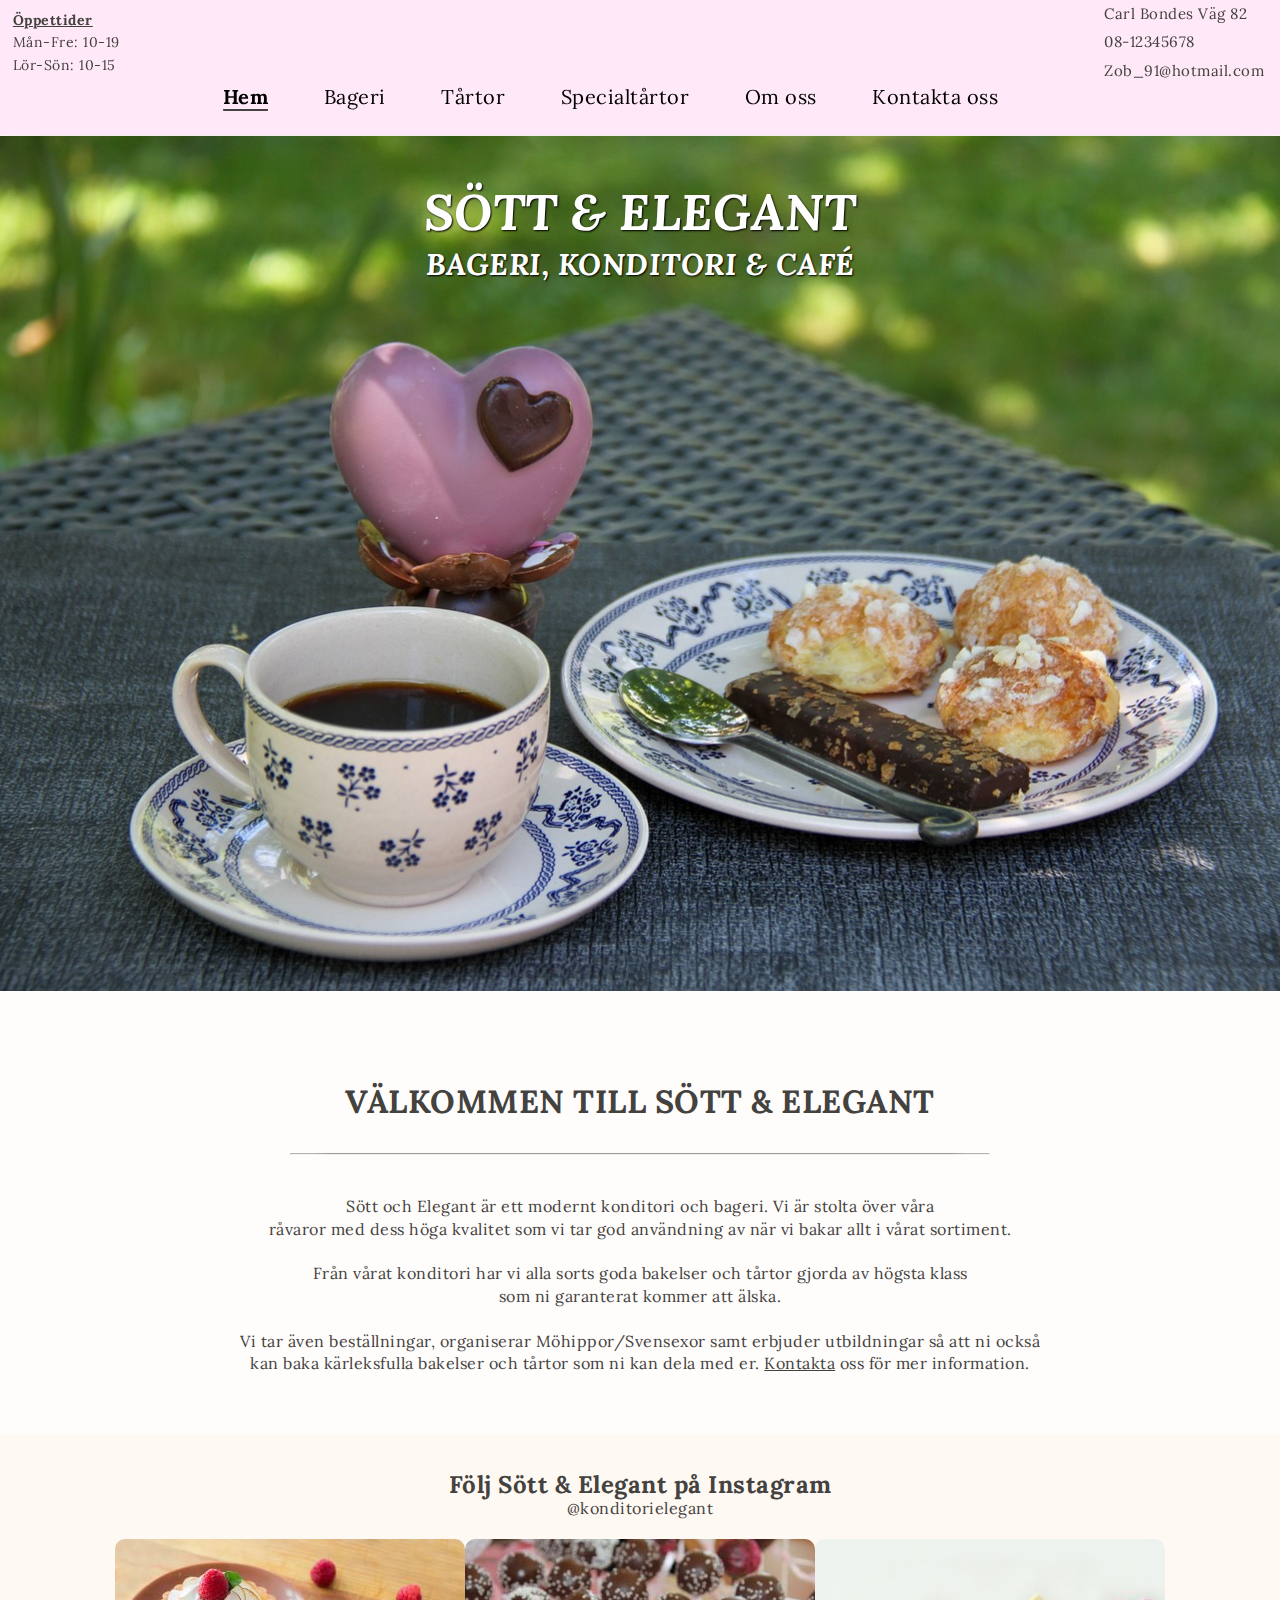
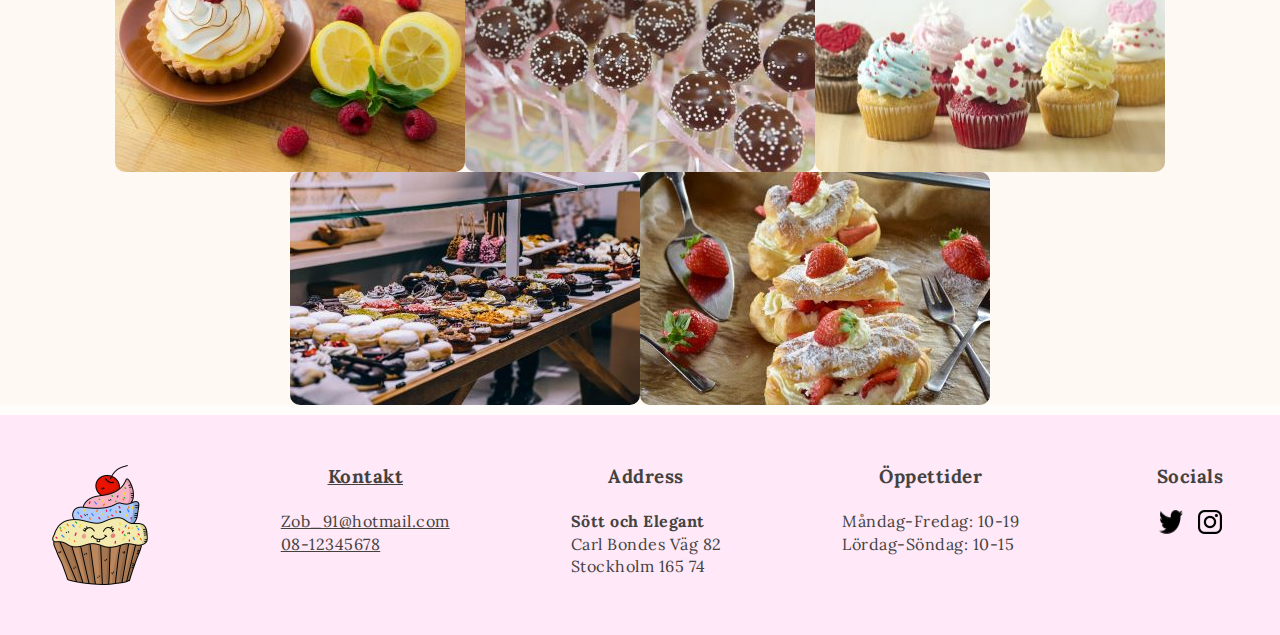
<file: Index.html>
<!DOCTYPE html>
<html lang="sv-SE">

<head>
    <meta charset="UTF-8">
    <meta http-equiv="X-UA-Compatible" content="IE=edge">
    <meta name="viewport" content="width=device-width, initial-scale=1.0">
    <meta name="description" content="Sött och Elegant Konditori, bageri">
    <link rel="preconnect" href="https://fonts.googleapis.com">
    <link rel="preconnect" href="https://fonts.gstatic.com" crossorigin>
    <link href="https://fonts.googleapis.com/css2?family=Lora:ital,wght@0,500;1,600&display=swap" rel="stylesheet">
    <link rel="stylesheet" href="style.css">
    <title>Sött och Elegant - Hem</title>
</head>

<body>
    <!-- Top page content -->
    <header>
        <div class="flex-container">
            <p class="öppettider">
                <strong>
                    <u>Öppettider</u>
                </strong>
                <br>
                Mån-Fre: 10-19
                <br>
                Lör-Sön: 10-15
            </p>
            <!-- Hamburger toggler -->
            <input class="toggler" type="checkbox" id="toggle">
            <!-- Navbar -->
            <nav>
                <ul class="nav-list">
                    <li><a class="current" href="Index.html">Hem</a></li>
                    <li><a class="nav-link" href="Bageri.html">Bageri</a></li>
                    <li><a class="nav-link" href="Tårtor.html">Tårtor</a></li>
                    <li><a class="nav-link" href="Specialtårtor.html">Specialtårtor</a></li>
                    <li><a class="nav-link" href="Om-oss.html">Om oss</a></li>
                    <li><a class="nav-link" href="Kontakt.html">Kontakta oss</a></li>
                </ul>
            </nav>
            <!--Kontakt headerbar-->
            <div class="kontakt-bar">
                <a href="#">Carl Bondes Väg 82</a>
                <a href="#">08-12345678</a>
                <a href="#">Zob_91@hotmail.com</a>
            </div>
            <!-- Hamburger icon position -->
            <label class="navbar-toggler" for="toggle">
                <span class="bar"></span>
                <span class="bar"></span>
                <span class="bar"></span>
            </label>
        </div>
    </header>
    <!--Spacer for Main-Content-->
    <div class="spacer">&nbsp;</div>
    <!-- Main Page Content -->
    <main>
        <div class="index-container">
            <section class="background-image">
                <h2>sött & elegant</h2>
                <h3>bageri, konditori & café</h3>
            </section>
            <section class="hem-main-mid">
                <h1>välkommen till Sött & Elegant</h1>
                <hr class="hr-main-mid">
                <p>Sött och Elegant är ett modernt konditori och bageri. Vi är stolta över våra <br> råvaror med dess
                    höga
                    kvalitet som vi tar god användning av när vi bakar allt i vårat sortiment.</p>
                <br>
                <p>Från vårat konditori har vi alla sorts goda bakelser och tårtor gjorda av högsta klass <br> som ni
                    garanterat kommer att älska. </p>
                <br>
                <p>Vi tar även beställningar, organiserar Möhippor/Svensexor samt erbjuder utbildningar så att ni också
                    <br> kan baka
                    kärleksfulla bakelser och tårtor som ni kan dela med er. <a href="Kontakt.html">Kontakta</a> oss för
                    mer information.
                </p>
            </section>
            <!-- Main Bottom page of content -->
            <section class="hem-main-bottom">
                <h2>Följ Sött & Elegant på Instagram</h2>
                <p>@konditorielegant</p>
                <div class="main-bottom-image">
                    <img src="Images/cake-1283824_1920.jpg" alt="Citron Kaka">
                    <img src="Images/cake-pops-1398941_1920.jpg" alt="Cake pops">
                    <img src="Images/cupcake-3723832_1920.jpg" alt="Muffins">
                    <img src="Images/doughnuts-1868573_1920.jpg" alt="Konditori Sortiment">
                    <img src="Images/eclair-3366430_1920.jpg" alt="Jordgubbs Eclair">
                </div>
            </section>
        </div>
    </main>
    <!-- Footer section of content, information, logos -->
    <footer>
        <div class="footer-container">
            <img src="Images/cupcake-4064405_1920.png" alt="Cupcake logo" style="width: 12rem; height: 12rem">
            <div class="footer-kontakt">
                <h3><a href="Kontakt.html">Kontakt</a></h3>
                <br>
                <p><a href="#">Zob_91@hotmail.com</a></p>
                <p><a href="#"> 08-12345678</a></p>
                <br>
            </div>
            <div class="footer-adress">
                <h3>Address</h3>
                <br>
                <h4>Sött och Elegant</h4>
                <p>Carl Bondes Väg 82</p>
                <p>Stockholm 165 74</p>
            </div>
            <div class="Footer-tider">
                <h3>Öppettider</h3>
                <br>
                <p>Måndag-Fredag: 10-19</p>
                <p>Lördag-Söndag: 10-15</p>
            </div>
            <div class="socials">
                <h3>Socials</h3>
                <br>
                <div class="logos">
                    <div class="twitter">
                        <a href="#"><img src="Images/2021-Twitter-logo-black.png" alt="Twitter logo" style="width: 2.4rem; height: 2.4rem" id="twitter"></a>
                    </div>
                    <div class="instagram">
                        <a href="#"><img src="Images/instagram-logo.png" alt="Instagram logo" style="width: 2.4rem; height: 2.4rem" id="instagram"></a>
                    </div>
                </div>
            </div>
        </div>
    </footer>
</body>

</html>
</file>
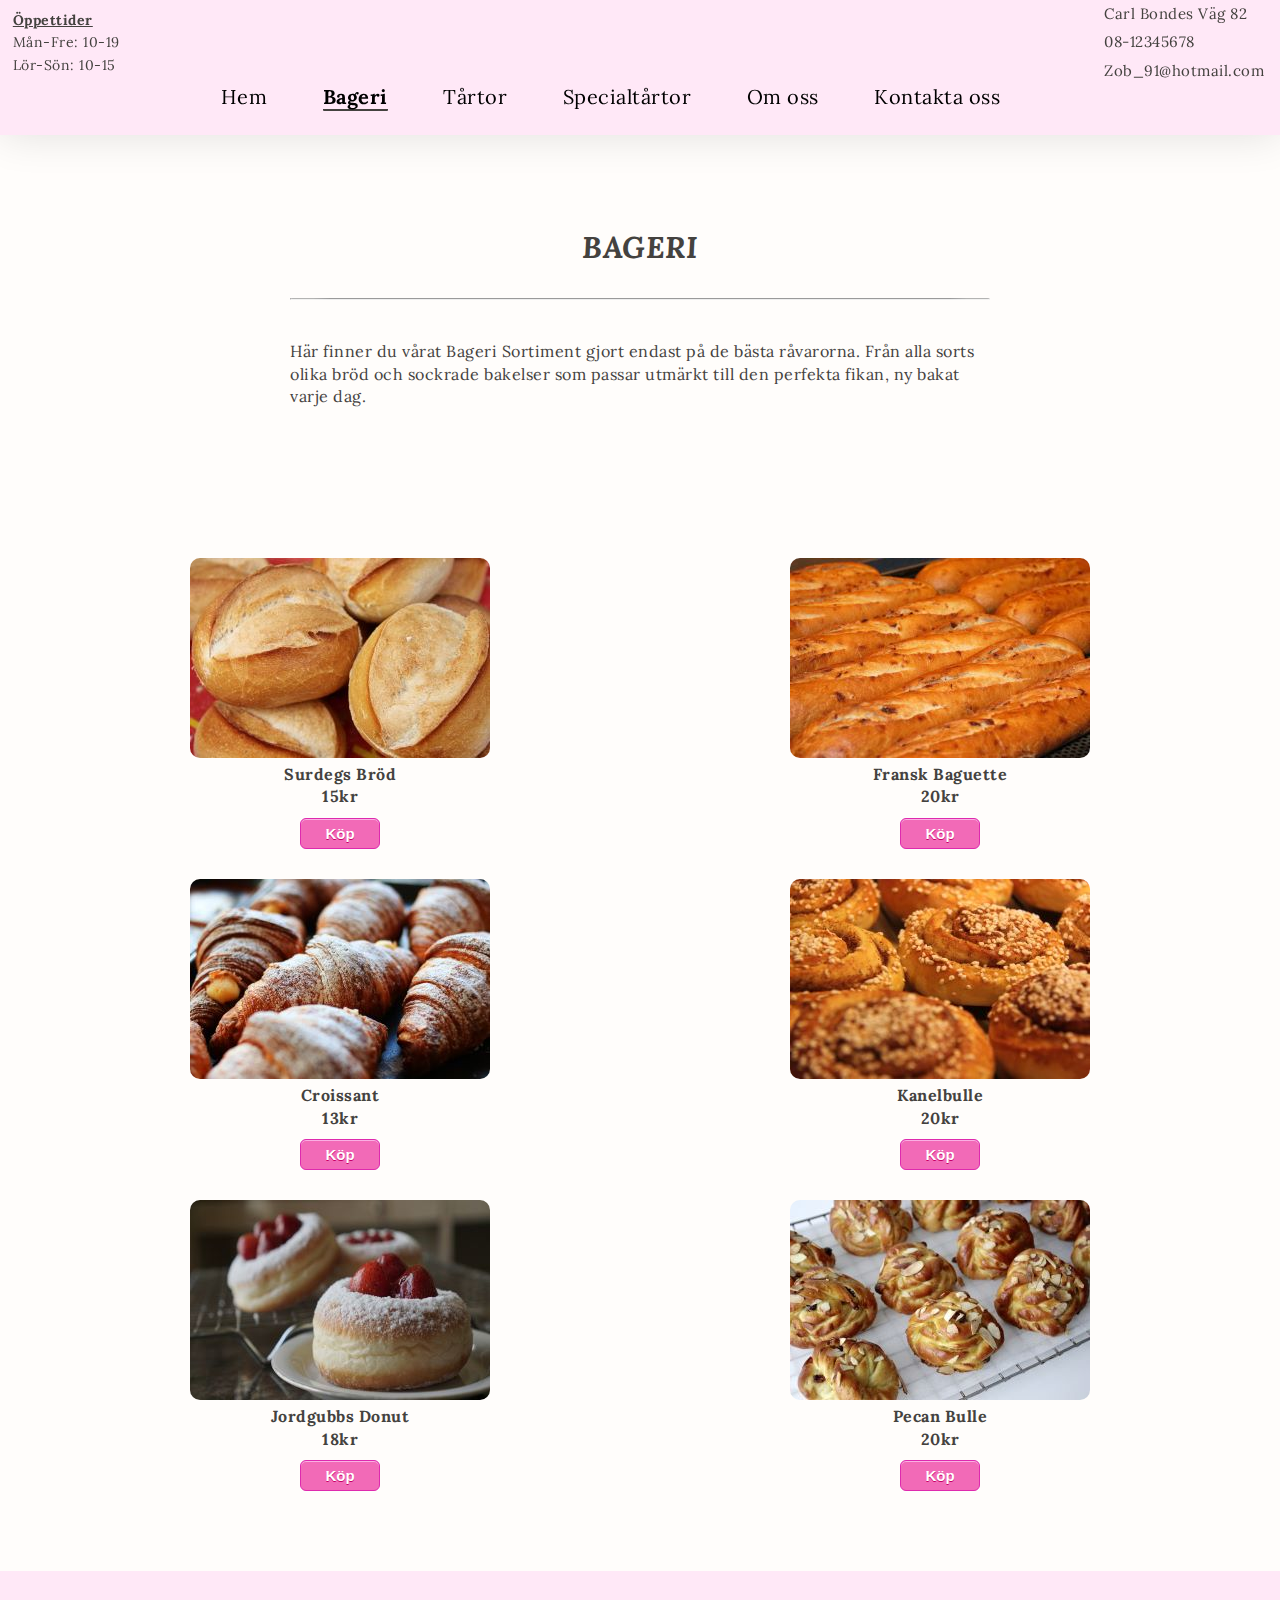
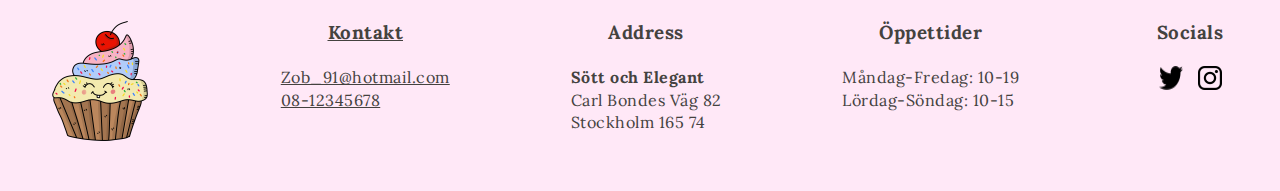
<file: Bageri.html>
<!DOCTYPE html>
<html lang="sv-SE">

<head>
    <meta charset="UTF-8">
    <meta http-equiv="X-UA-Compatible" content="IE=edge">
    <meta name="viewport" content="width=device-width, initial-scale=1.0">
    <meta name="description" content="Sött och Elegant Konditori">
    <link rel="preconnect" href="https://fonts.googleapis.com">
    <link rel="preconnect" href="https://fonts.gstatic.com" crossorigin>
    <link href="https://fonts.googleapis.com/css2?family=Lora:ital,wght@0,500;1,600&display=swap" rel="stylesheet">
    <link rel="stylesheet" href="style.css">
    <title>Sött och Elegant - Bageri</title>
</head>

<body>
    <!-- Top page content -->
    <header>
        <div class="flex-container">
            <p class="öppettider">
                <strong>
                    <u>Öppettider</u>
                </strong>
                <br>
                Mån-Fre: 10-19
                <br>
                Lör-Sön: 10-15
            </p>
            <!-- Hamburger toggler -->
            <input class="toggler" type="checkbox" id="toggle">
            <!-- Navbar -->
            <nav>
                <ul class="nav-list">
                    <li><a class="nav-link" href="Index.html">Hem</a></li>
                    <li><a class="current" href="Bageri.html">Bageri</a></li>
                    <li><a class="nav-link" href="Tårtor.html">Tårtor</a></li>
                    <li><a class="nav-link" href="Specialtårtor.html">Specialtårtor</a></li>
                    <li><a class="nav-link" href="Om-oss.html">Om oss</a></li>
                    <li><a class="nav-link" href="Kontakt.html">Kontakta oss</a></li>
                </ul>
            </nav>
            <!--Kontakt headerbar-->
            <div class="kontakt-bar">
                <a href="#">Carl Bondes Väg 82</a>
                <a href="#">08-12345678</a>
                <a href="#">Zob_91@hotmail.com</a>
            </div>
            <!-- Hamburger icon position -->
            <label class="navbar-toggler" for="toggle">
                <span class="bar"></span>
                <span class="bar"></span>
                <span class="bar"></span>
            </label>
        </div>
    </header>
    <!--Spacer for Main-Content-->
    <div class="spacer">&nbsp;</div>
    <!-- Main heading page Content -->
    <main>
        <section class="shopping-heading">
            <h1>Bageri</h1>
            <hr>
            <p> Här finner du vårat Bageri Sortiment gjort endast på de bästa råvarorna. Från alla sorts olika bröd och
                sockrade bakelser som passar utmärkt till den perfekta fikan, ny bakat varje dag.</p>
        </section>
        <!-- Main page product content -->
        <div class="flex-shopping-container">
            <section class="shop-row1">
                <div>
                    <img src="Images/bread-3467243_1920.jpg" class="shopping-images" alt="Surdegs Bröd">
                    <h4>Surdegs Bröd</h4>
                    <p>15kr</p>
                    <button type="button" class="myButton">Köp</button>
                </div>
                <div>
                    <img src="Images/baguette-1870221_1920.jpg" class="shopping-images" alt="Fransk Baguette">
                    <h4>Fransk Baguette</h4>
                    <p>20kr</p>
                    <button type="button" class="myButton">Köp</button>
                </div>
            </section>
            <section class="shop-row2">
                <div>
                    <img src="Images/bread-4077812_1920.jpg" class="shopping-images" alt="Croissant">
                    <h4>Croissant</h4>
                    <p>13kr</p>
                    <button type="button" class="myButton">Köp</button>
                </div>
                <div>
                    <img src="Images/bullar-1502597_1920.jpg" class="shopping-images" alt="Kanel bullar">
                    <h4>Kanelbulle</h4>
                    <p>20kr</p>
                    <button type="button" class="myButton">Köp</button>
                </div>
            </section>
            <section class="shop-row3">
                <div>
                    <img src="Images/donut-5620012_1920.jpg" class="shopping-images" alt="Jordgubbs Donut">
                    <h4>Jordgubbs Donut</h4>
                    <p>18kr</p>
                    <button type="button" class="myButton">Köp</button>
                </div>
                <div>
                    <img src="Images/wheat-baking-1128042_1920.jpg" class="shopping-images" alt="Pecan bulle">
                    <h4>Pecan Bulle</h4>
                    <p>20kr</p>
                    <button type="button" class="myButton">Köp</button>
                </div>
            </section>
        </div>
    </main>
    <footer>
        <div class="footer-container">
            <img src="Images/cupcake-4064405_1920.png" alt="Cupcake logo" style="width: 12rem; height: 12rem">
            <div class="footer-kontakt">
                <h3><a href="Kontakt.html">Kontakt</a></h3>
                <br>
                <p><a href="#">Zob_91@hotmail.com</a></p>
                <p><a href="#"> 08-12345678</a></p>
                <br>
            </div>
            <div class="footer-adress">
                <h3>Address</h3>
                <br>
                <h4>Sött och Elegant</h4>
                <p>Carl Bondes Väg 82</p>
                <p>Stockholm 165 74</p>
            </div>
            <div class="Footer-tider">
                <h3>Öppettider</h3>
                <br>
                <p>Måndag-Fredag: 10-19</p>
                <p>Lördag-Söndag: 10-15</p>
            </div>
            <div class="socials">
                <h3>Socials</h3>
                <br>
                <div class="logos">
                    <div class="twitter">
                        <a href="#"><img src="Images/2021-Twitter-logo-black.png" alt="Twitter logo" style="width: 2.4rem; height: 2.4rem" id="twitter"></a>
                    </div>
                    <div class="instagram">
                        <a href="#"><img src="Images/instagram-logo.png" alt="Instagram logo" style="width: 2.4rem; height: 2.4rem" id="instagram"></a>
                    </div>
                </div>
            </div>
        </div>
    </footer>
</body>

</html>
</file>
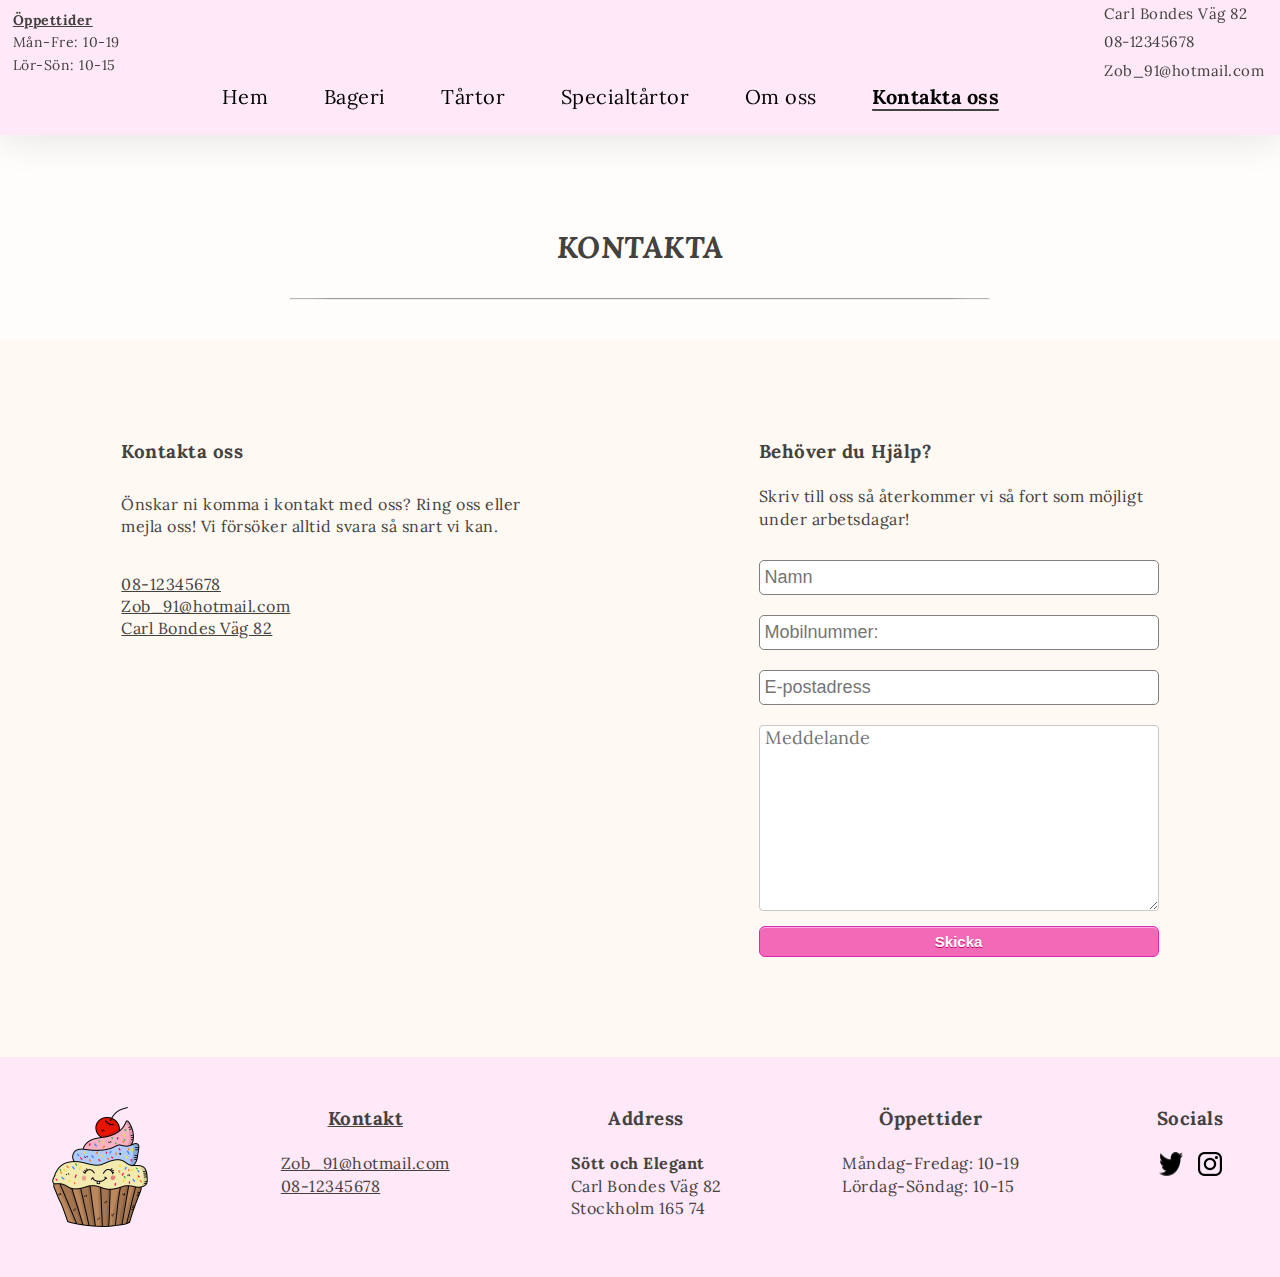
<file: Kontakt.html>
<!DOCTYPE html>
<html lang="sv-SE">

<head>
    <meta charset="UTF-8">
    <meta http-equiv="X-UA-Compatible" content="IE=edge">
    <meta name="viewport" content="width=device-width, initial-scale=1.0">
    <meta name="description" content="Sött och Elegant Konditori">
    <link rel="preconnect" href="https://fonts.googleapis.com">
    <link rel="preconnect" href="https://fonts.gstatic.com" crossorigin>
    <link href="https://fonts.googleapis.com/css2?family=Lora:ital,wght@0,500;1,600&display=swap" rel="stylesheet">
    <link rel="stylesheet" href="style.css">
    <title>Sött och Elegant - Kontakta oss</title>
</head>

<body>
    <!-- Top page content -->
    <header>
        <div class="flex-container">
            <p class="öppettider">
                <strong>
                    <u>Öppettider</u>
                </strong>
                <br>
                Mån-Fre: 10-19
                <br>
                Lör-Sön: 10-15
            </p>
            <!-- Hamburger toggler -->
            <input class="toggler" type="checkbox" id="toggle">
            <!-- Navbar -->
            <nav>
                <ul class="nav-list">
                    <li><a class="nav-link" href="Index.html">Hem</a></li>
                    <li><a class="nav-link" href="Bageri.html">Bageri</a></li>
                    <li><a class="nav-link" href="Tårtor.html">Tårtor</a></li>
                    <li><a class="nav-link" href="Specialtårtor.html">Specialtårtor</a></li>
                    <li><a class="nav-link" href="Om-oss.html">Om oss</a></li>
                    <li><a class="current" href="Kontakt.html">Kontakta oss</a></li>
                </ul>
            </nav>
            <!--Kontakt headerbar-->
            <div class="kontakt-bar">
                <a href="#">Carl Bondes Väg 82</a>
                <a href="#">08-12345678</a>
                <a href="#">Zob_91@hotmail.com</a>
            </div>
            <!-- Hamburger icon position -->
            <label class="navbar-toggler" for="toggle">
                <span class="bar"></span>
                <span class="bar"></span>
                <span class="bar"></span>
            </label>
        </div>
    </header>
    <!--Spacer for Main-Content-->
    <div class="spacer">&nbsp;</div>
    <!-- Main Page Content -->
    <main>
        <section class="shopping-heading">
            <h1>Kontakta</h1>
            <hr>
        </section>
        <section class="kontakt-section">
            <div class="kontakt-container">
                <div class="kontakt-left">
                    <h3>Kontakta oss</h3>
                    <p id="kontakt-left-text">Önskar ni komma i kontakt med oss? Ring oss eller mejla oss! Vi
                        försöker
                        alltid svara så snart vi kan.</p>
                    <p><a href="#"> 08-12345678</a></p>
                    <p><a href="#">Zob_91@hotmail.com</a></p>
                    <p><a href="#"> Carl Bondes Väg 82</a></p>
                </div>
                <div class="kontakt-right">
                    <h3>Behöver du Hjälp?</h3>
                    <br>
                    <p id="kontakt-right-text">Skriv till oss så återkommer vi så fort som möjligt under
                        arbetsdagar!
                    </p>
                    <form>
                        <div class="kontakt-form">
                            <div class="kontakt-input">
                                <input type="text" name="name" id="kontakt-name" placeholder="Namn">
                            </div>
                            <div class="kontakt-input">
                                <input type="tel" name="tele" id="kontakt-tele" placeholder="Mobilnummer:">
                            </div>
                            <div class="kontakt-input">
                                <input type="email" name="email" id="kontakt-email" placeholder="E-postadress">
                            </div>
                            <div class="kontakt-textarea">
                                <textarea name="meddelande" id="kontakt-message" rows="8"
                                    placeholder="Meddelande"></textarea>
                            </div>
                            <div class="form-submit">
                                <input type="submit" value="Skicka">
                            </div>
                        </div>
                    </form>
                </div>
            </div>
        </section>
    </main>
    <footer>
        <div class="footer-container">
            <img src="Images/cupcake-4064405_1920.png" alt="Cupcake logo" style="width: 12rem; height: 12rem">
            <div class="footer-kontakt">
                <h3><a href="Kontakt.html">Kontakt</a></h3>
                <br>
                <p><a href="#">Zob_91@hotmail.com</a></p>
                <p><a href="#"> 08-12345678</a></p>
                <br>
            </div>
            <div class="footer-adress">
                <h3>Address</h3>
                <br>
                <h4>Sött och Elegant</h4>
                <p>Carl Bondes Väg 82</p>
                <p>Stockholm 165 74</p>
            </div>
            <div class="Footer-tider">
                <h3>Öppettider</h3>
                <br>
                <p>Måndag-Fredag: 10-19</p>
                <p>Lördag-Söndag: 10-15</p>
            </div>
            <div class="socials">
                <h3>Socials</h3>
                <br>
                <div class="logos">
                    <div class="twitter">
                        <a href="#"><img src="Images/2021-Twitter-logo-black.png" alt="Twitter logo" style="width: 2.4rem; height: 2.4rem" id="twitter"></a>
                    </div>
                    <div class="instagram">
                        <a href="#"><img src="Images/instagram-logo.png" alt="Instagram logo" style="width: 2.4rem; height: 2.4rem" id="instagram"></a>
                    </div>
                </div>
            </div>
        </div>
    </footer>
</body>

</html>
</file>
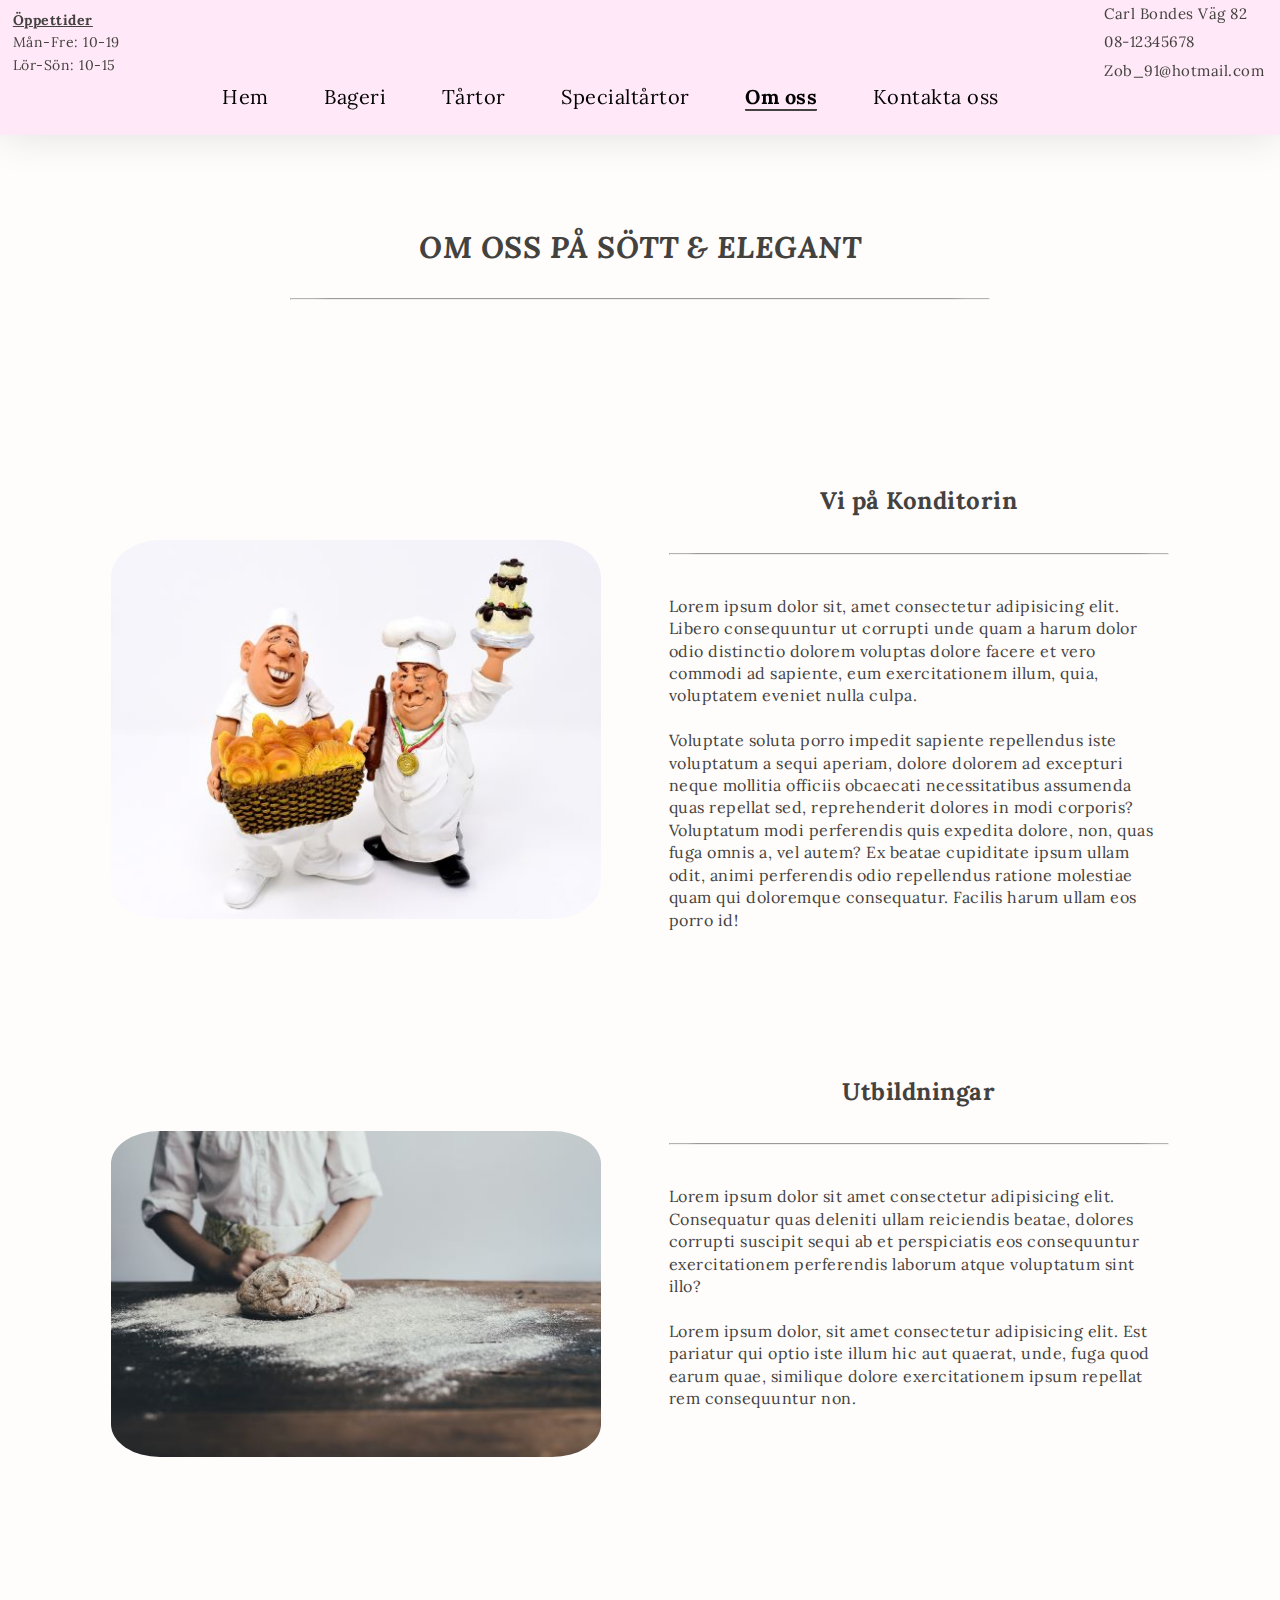
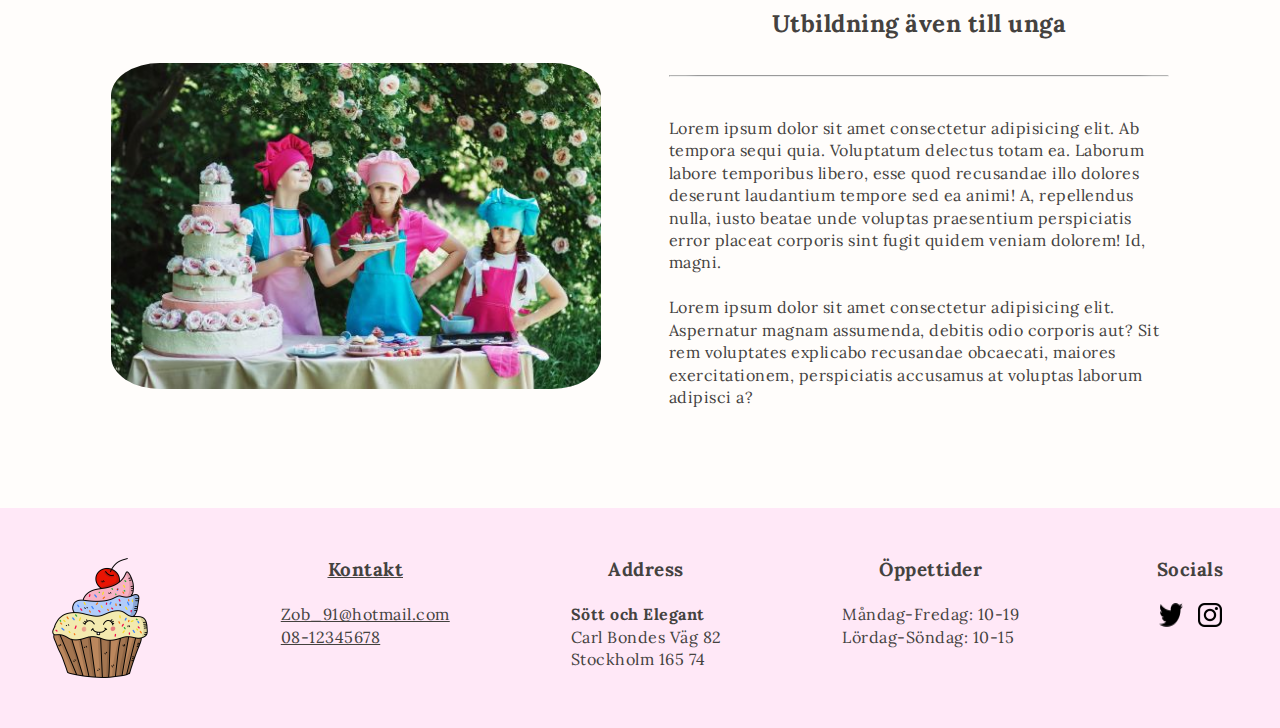
<file: Om-oss.html>
<!DOCTYPE html>
<html lang="sv-SE">

<head>
    <meta charset="UTF-8">
    <meta http-equiv="X-UA-Compatible" content="IE=edge">
    <meta name="viewport" content="width=device-width, initial-scale=1.0">
    <meta name="description" content="Sött och Elegant Konditori">
    <link rel="preconnect" href="https://fonts.googleapis.com">
    <link rel="preconnect" href="https://fonts.gstatic.com" crossorigin>
    <link href="https://fonts.googleapis.com/css2?family=Lora:ital,wght@0,500;1,600&display=swap" rel="stylesheet">
    <link rel="stylesheet" href="style.css">
    <title>Sött och Elegant - Om oss</title>
</head>

<body>
    <!-- Top page content -->
    <header>
        <div class="flex-container">
            <p class="öppettider">
                <strong>
                    <u>Öppettider</u>
                </strong>
                <br>
                Mån-Fre: 10-19
                <br>
                Lör-Sön: 10-15
            </p>
            <!-- Hamburger toggler -->
            <input class="toggler" type="checkbox" id="toggle">
            <!-- Navbar -->
            <nav>
                <ul class="nav-list">
                    <li><a class="nav-link" href="Index.html">Hem</a></li>
                    <li><a class="nav-link" href="Bageri.html">Bageri</a></li>
                    <li><a class="nav-link" href="Tårtor.html">Tårtor</a></li>
                    <li><a class="nav-link" href="Specialtårtor.html">Specialtårtor</a></li>
                    <li><a class="current" href="Om-oss.html">Om oss</a></li>
                    <li><a class="nav-link" href="Kontakt.html">Kontakta oss</a></li>
                </ul>
            </nav>
            <!--Kontakt headerbar-->
            <div class="kontakt-bar">
                <a href="#">Carl Bondes Väg 82</a>
                <a href="#">08-12345678</a>
                <a href="#">Zob_91@hotmail.com</a>
            </div>
            <!-- Hamburger icon position -->
            <label class="navbar-toggler" for="toggle">
                <span class="bar"></span>
                <span class="bar"></span>
                <span class="bar"></span>
            </label>
        </div>
    </header>
    <!--Spacer for Main-Content-->
    <div class="spacer">&nbsp;</div>
    <!-- Main Page Content -->
    <main>
        <section class="shopping-heading">
            <h1>Om oss på sött & elegant</h1>
            <hr>
        </section>
        <section class="omoss-main">
            <div class="omoss-container">
                <div class="omoss-image">
                    <img src="Images/baker-3094389_1920.jpg" alt="Sött och Elegant Bagarna">
                </div>
                <div class="omoss-textbox">
                    <h2>Vi på Konditorin</h2>
                    <hr>
                    <p>Lorem ipsum dolor sit, amet consectetur adipisicing elit. Libero consequuntur ut corrupti unde
                        quam a harum dolor odio distinctio dolorem voluptas dolore facere et vero commodi ad sapiente,
                        eum exercitationem illum, quia, voluptatem eveniet nulla culpa.</p>
                    <br>
                    <p>Voluptate soluta porro impedit sapiente repellendus iste voluptatum a sequi aperiam, dolore
                        dolorem ad excepturi neque mollitia officiis obcaecati necessitatibus assumenda quas repellat
                        sed, reprehenderit dolores in modi corporis? Voluptatum modi perferendis quis expedita dolore,
                        non, quas fuga omnis a, vel autem? Ex beatae cupiditate ipsum ullam odit, animi perferendis odio
                        repellendus ratione molestiae quam qui doloremque consequatur. Facilis harum ullam eos porro id!
                    </p>
                </div>
            </div>
        </section>
        <section class="omoss-main">
            <div class="omoss-container">
                <div class="omoss-image">
                    <img src="Images/bakery-1868396_1920.jpg" alt="Utbildnings bagare med limpa deg">
                </div>
                <div class="omoss-textbox">
                    <h2>Utbildningar</h2>
                    <hr>
                    <p>Lorem ipsum dolor sit amet consectetur adipisicing elit. Consequatur quas deleniti ullam
                        reiciendis beatae, dolores corrupti suscipit sequi ab et perspiciatis eos consequuntur
                        exercitationem perferendis laborum atque voluptatum sint illo?</p>
                    <br>
                    <p>Lorem ipsum dolor, sit amet consectetur adipisicing elit. Est pariatur qui optio iste illum hic
                        aut quaerat, unde, fuga quod earum quae, similique dolore exercitationem ipsum repellat rem
                        consequuntur non.</p>
                </div>
            </div>
        </section>
        <section class="omoss-main" id="omoss-main3">
            <div class="omoss-container">
                <div class="omoss-image">
                    <img src="Images/cooks-842244_1920.jpg" alt="unga flickor som bakat tårta">
                </div>
                <div class="omoss-textbox">
                    <h2>Utbildning även till unga</h2>
                    <hr>
                    <p>Lorem ipsum dolor sit amet consectetur adipisicing elit. Ab tempora sequi quia. Voluptatum
                        delectus totam ea. Laborum labore temporibus libero, esse quod recusandae illo dolores deserunt
                        laudantium tempore sed ea animi! A, repellendus nulla, iusto beatae unde voluptas praesentium
                        perspiciatis error placeat corporis sint fugit quidem veniam dolorem! Id, magni.</p>
                    <br>
                    <p>Lorem ipsum dolor sit amet consectetur adipisicing elit. Aspernatur magnam assumenda, debitis
                        odio corporis aut? Sit rem voluptates explicabo recusandae obcaecati, maiores exercitationem,
                        perspiciatis accusamus at voluptas laborum adipisci a?</p>
                </div>
            </div>
        </section>
    </main>
    <footer>
        <div class="footer-container">
            <img src="Images/cupcake-4064405_1920.png" alt="Cupcake logo" style="width: 12rem; height: 12rem">
            <div class="footer-kontakt">
                <h3><a href="Kontakt.html">Kontakt</a></h3>
                <br>
                <p><a href="#">Zob_91@hotmail.com</a></p>
                <p><a href="#"> 08-12345678</a></p>
                <br>
            </div>
            <div class="footer-adress">
                <h3>Address</h3>
                <br>
                <h4>Sött och Elegant</h4>
                <p>Carl Bondes Väg 82</p>
                <p>Stockholm 165 74</p>
            </div>
            <div class="Footer-tider">
                <h3>Öppettider</h3>
                <br>
                <p>Måndag-Fredag: 10-19</p>
                <p>Lördag-Söndag: 10-15</p>
            </div>
            <div class="socials">
                <h3>Socials</h3>
                <br>
                <div class="logos">
                    <div class="twitter">
                        <a href="#"><img src="Images/2021-Twitter-logo-black.png" alt="Twitter logo" style="width: 2.4rem; height: 2.4rem" id="twitter"></a>
                    </div>
                    <div class="instagram">
                        <a href="#"><img src="Images/instagram-logo.png" alt="Instagram logo" style="width: 2.4rem; height: 2.4rem" id="instagram"></a>
                    </div>
                </div>
            </div>
        </div>
    </footer>
</body>

</html>
</file>
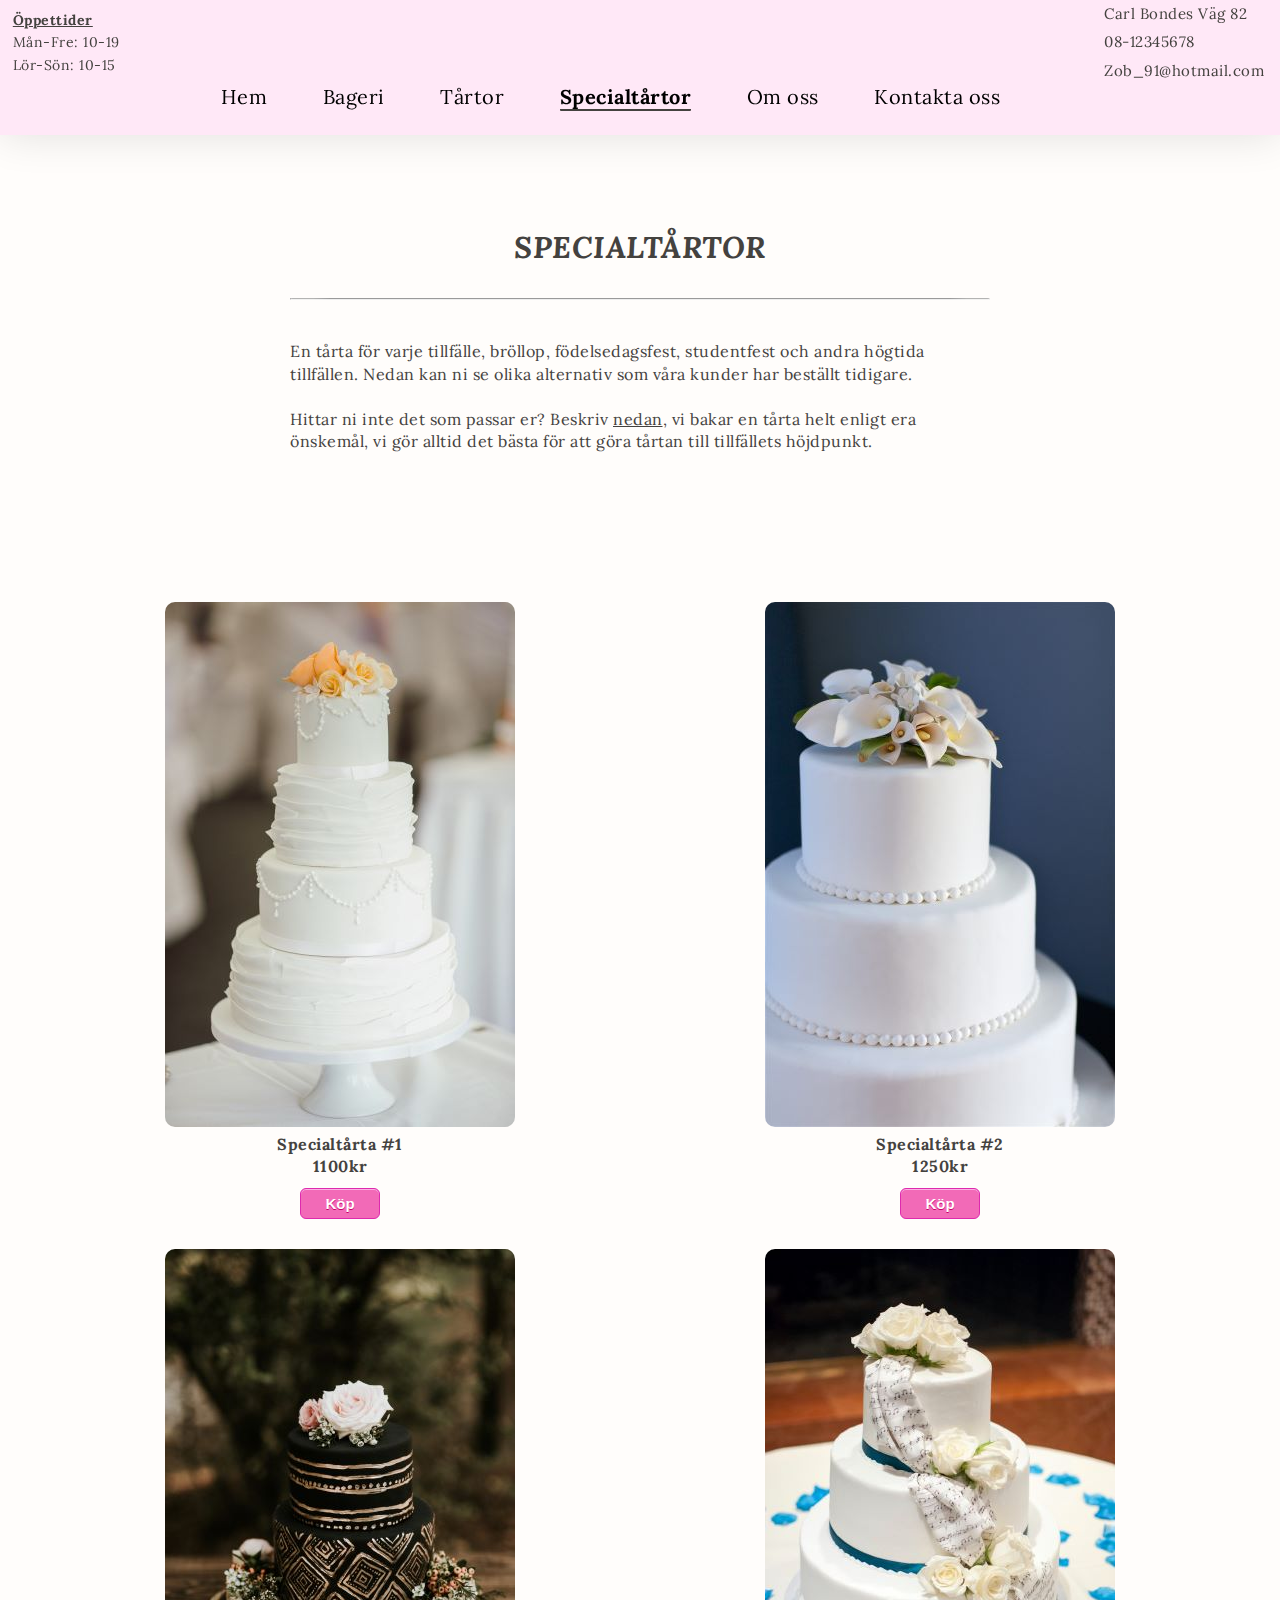
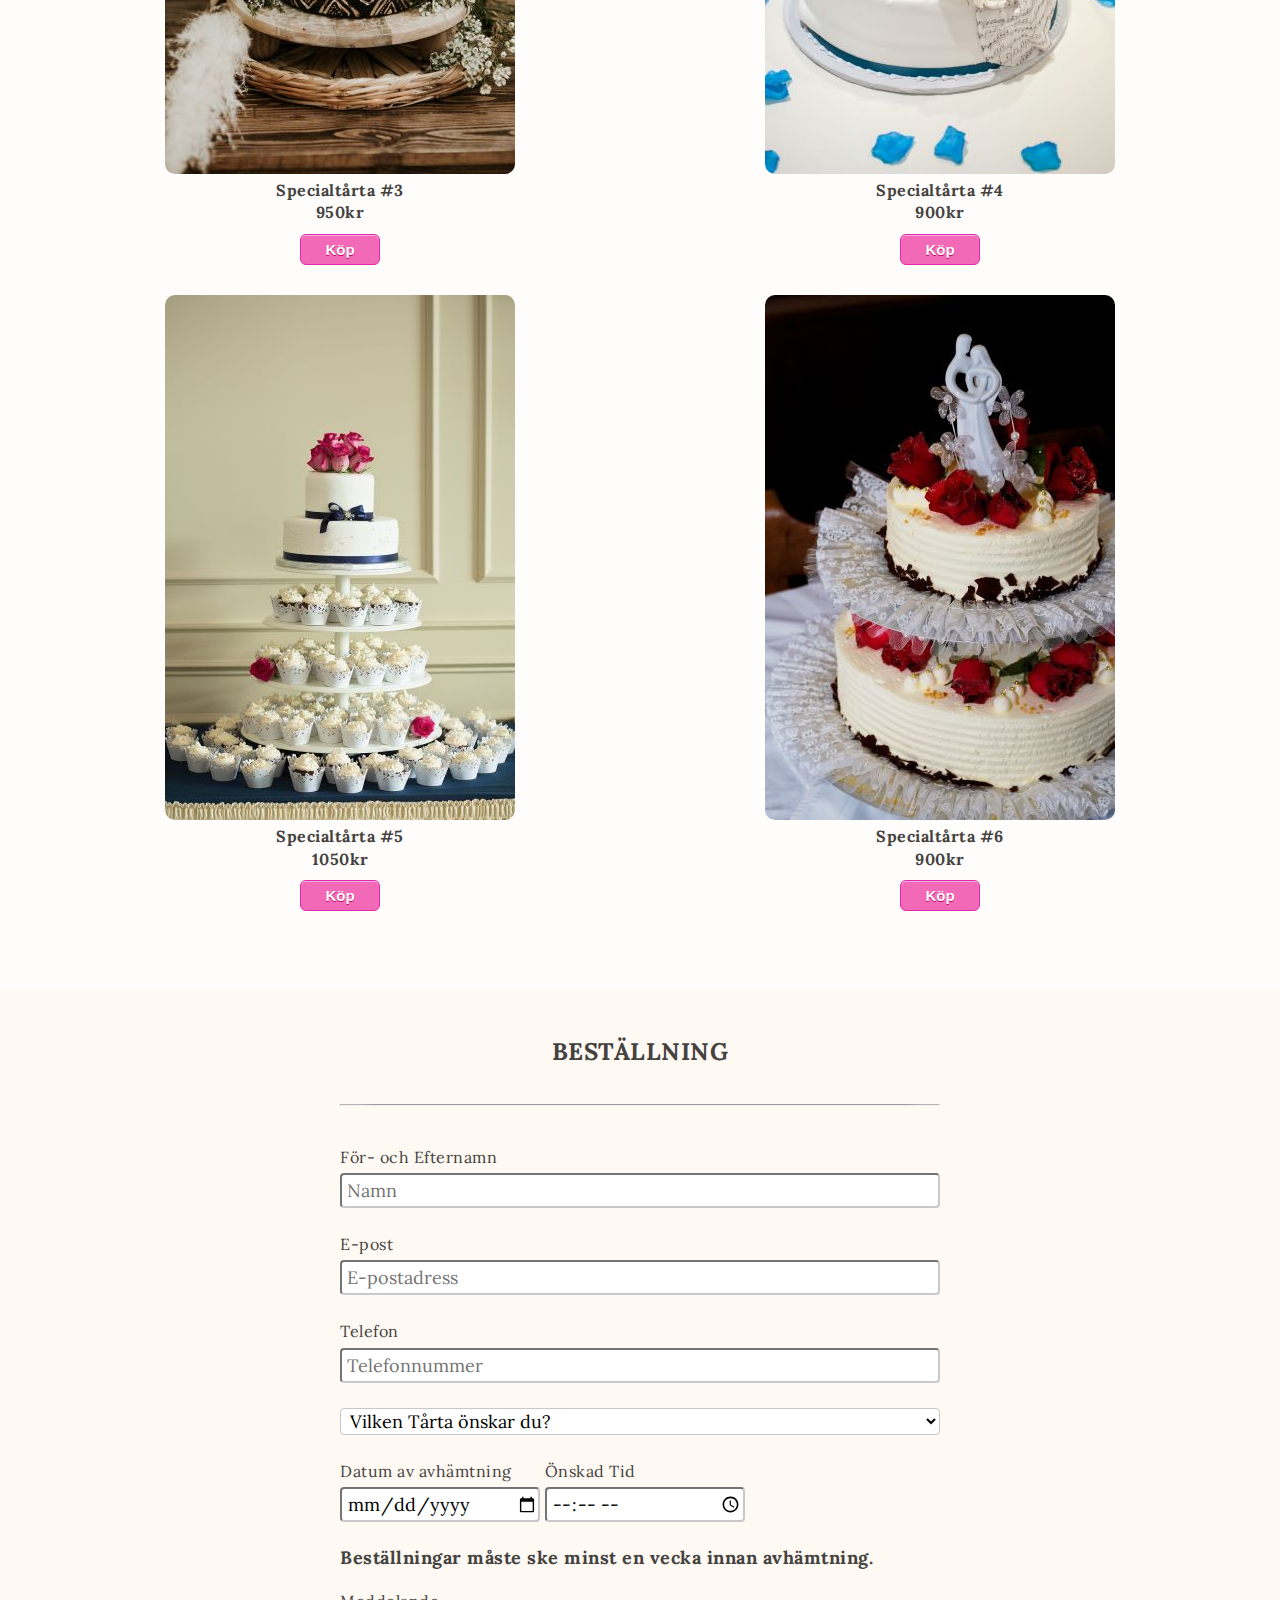
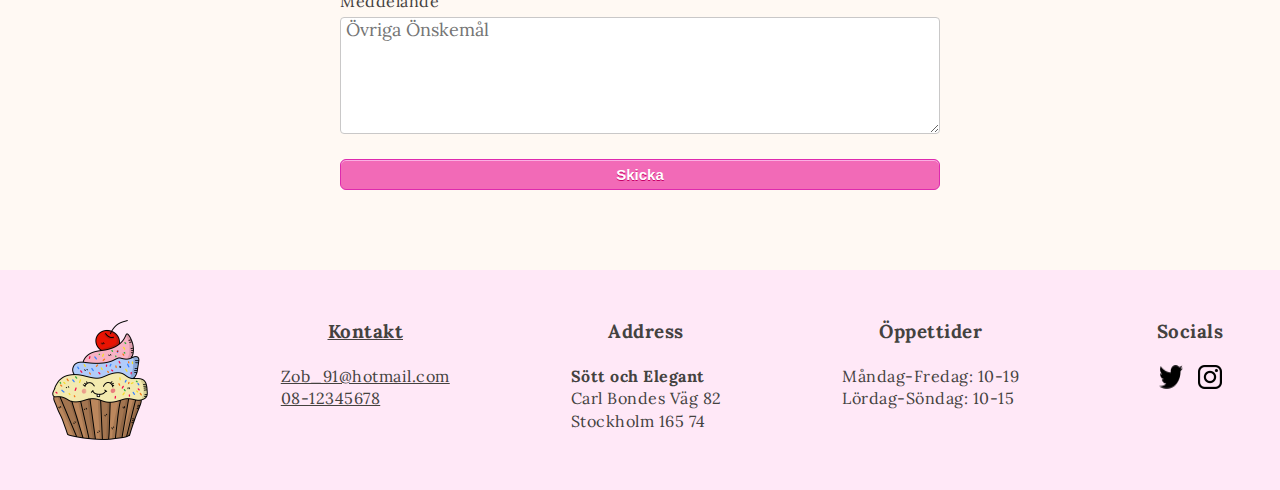
<file: Specialtårtor.html>
<!DOCTYPE html>
<html lang="sv-SE">

<head>
    <meta charset="UTF-8">
    <meta http-equiv="X-UA-Compatible" content="IE=edge">
    <meta name="viewport" content="width=device-width, initial-scale=1.0">
    <meta name="description" content="Sött och Elegant Konditori">
    <link rel="preconnect" href="https://fonts.googleapis.com">
    <link rel="preconnect" href="https://fonts.gstatic.com" crossorigin>
    <link href="https://fonts.googleapis.com/css2?family=Lora:ital,wght@0,500;1,600&display=swap" rel="stylesheet">
    <link rel="stylesheet" href="style.css">
    <title>Sött och Elegant - Specialtårtor</title>
</head>

<body>
    <!-- Top page content -->
    <header>
        <div class="flex-container">
            <p class="öppettider">
                <strong>
                    <u>Öppettider</u>
                </strong>
                <br>
                Mån-Fre: 10-19
                <br>
                Lör-Sön: 10-15
            </p>
            <!-- Hamburger toggler -->
            <input class="toggler" type="checkbox" id="toggle">
            <!-- Navbar -->
            <nav>
                <ul class="nav-list">
                    <li><a class="nav-link" href="Index.html">Hem</a></li>
                    <li><a class="nav-link" href="Bageri.html">Bageri</a></li>
                    <li><a class="nav-link" href="Tårtor.html">Tårtor</a></li>
                    <li><a class="current" href="Specialtårtor.html">Specialtårtor</a></li>
                    <li><a class="nav-link" href="Om-oss.html">Om oss</a></li>
                    <li><a class="nav-link" href="Kontakt.html">Kontakta oss</a></li>
                </ul>
            </nav>
            <!--Kontakt headerbar-->
            <div class="kontakt-bar">
                <a href="#">Carl Bondes Väg 82</a>
                <a href="#">08-12345678</a>
                <a href="#">Zob_91@hotmail.com</a>
            </div>
            <!-- Hamburger icon position -->
            <label class="navbar-toggler" for="toggle">
                <span class="bar"></span>
                <span class="bar"></span>
                <span class="bar"></span>
            </label>
        </div>
    </header>
    <!--Spacer for Main-Content-->
    <div class="spacer">&nbsp;</div>
    <!-- Main Page Content -->
    <main>
        <section class="shopping-heading">
            <h1>Specialtårtor</h1>
            <hr>
            <p>En tårta för varje tillfälle, bröllop, födelsedagsfest, studentfest och andra högtida tillfällen. Nedan
                kan ni se olika alternativ som våra kunder har beställt tidigare.</p>
            <br>
            <p>Hittar ni inte det som passar er? Beskriv <a href="#form-scroll">nedan</a>, vi bakar en tårta helt enligt
                era önskemål, vi gör alltid det bästa för att göra tårtan till tillfällets höjdpunkt.</p>
        </section>
        <!-- Main page produkt content -->
        <div class="flex-shopping-container">
            <section class="shop-row1">
                <div>
                    <img src="Images/pexels-jeremy-wong-1038711.jpg" class="shopping-images"
                        alt="Vit bröllopstårta med gula blommor och pärlor">
                    <h4>Specialtårta #1</h4>
                    <p>1100kr</p>
                    <button type="button" class="myButton">Köp</button>
                </div>
                <div>
                    <img src="Images/blue-1821389_1920.jpg" class="shopping-images"
                        alt="Vit bröllopstårta med vita blommor">
                    <h4>Specialtårta #2</h4>
                    <p>1250kr</p>
                    <button type="button" class="myButton">Köp</button>
                </div>
            </section>
            <section class="shop-row2">
                <div>
                    <img src="Images/pexels-avonne-stalling-3923555.jpg" class="shopping-images"
                        alt="Svart specialtårta med vita blommor">
                    <h4>Specialtårta #3</h4>
                    <p>950kr</p>
                    <button type="button" class="myButton">Köp</button>
                </div>
                <div>
                    <img src="Images/pexels-alicia-zinn-19640.jpg" class="shopping-images"
                        alt="blå, vit specialtårta med vita rosor">
                    <h4>Specialtårta #4</h4>
                    <p>900kr</p>
                    <button type="button" class="myButton">Köp</button>
                </div>
            </section>
            <section class="shop-row3">
                <div>
                    <img src="Images/cake-1145609_1920.jpg" class="shopping-images"
                        alt="Vit specialtårta med muffins och rosa blommor">
                    <h4>Specialtårta #5</h4>
                    <p>1050kr</p>
                    <button type="button" class="myButton">Köp</button>
                </div>
                <div>
                    <img src="Images/wedding-cake-851450_1920.jpg" class="shopping-images"
                        alt="Vit layered specialtårta röda rosor">
                    <h4>Specialtårta #6</h4>
                    <p>900kr</p>
                    <button type="button" class="myButton">Köp</button>
                </div>
            </section>
        </div>
        <!-- Order Form layered -->
        <section class="form-section">
            <div class="form-container" id="form-scroll">
                <h2 class="form-title">Beställning</h2>
                <hr>
                <form>
                    <div class="form-order">
                        <div class="form-input">
                            <label for="namn">För- och Efternamn</label>
                            <input type="text" name="namn" id="namn" placeholder="Namn">
                        </div>
                        <div class="form-input">
                            <label for="email">E-post</label>
                            <input type="email" name="email" id="email" placeholder="E-postadress">
                        </div>
                        <div class="form-input">
                            <label for="tele">Telefon</label>
                            <input type="tel" name="tele" id="tele" placeholder="Telefonnummer">
                        </div>
                        <div class="form-input">
                            <select name="select" id="select">
                                <option value="Välj">Vilken Tårta önskar du?</option>
                                <option value="Princess">Specialtårta #1</option>
                                <option value="Chokladtårta">Specialtårta #2</option>
                                <option value="Jordgubbstårta">Specialtårta #3</option>
                                <option value="Marängtårta">Specialtårta #4</option>
                                <option value="Citrontårta">Specialtårta #5</option>
                                <option value="Gräddtårta">Specialtårta #6</option>
                            </select>
                        </div>
                        <div class="form-input" id="form-date">
                            <label for="date">Datum av avhämtning</label>
                            <input type="date" name="date" id="date">
                        </div>
                        <div class="form-input" id="form-time">
                            <label for="time">Önskad Tid</label>
                            <input type="time" name="time" id="time">
                        </div>
                        <p id="observera">Beställningar måste ske minst en vecka innan avhämtning.</p>
                        <div class="form-input">
                            <label for="meddelande">Meddelande</label>
                            <textarea name="meddelande" id="meddelande" cols="25" rows="5"
                                placeholder="Övriga Önskemål"></textarea>
                        </div>
                        <div class="form-submit">
                            <input type="submit" value="Skicka">
                        </div>
                    </div>
                </form>
            </div>
        </section>
    </main>
    <footer>
        <div class="footer-container">
            <img src="Images/cupcake-4064405_1920.png" alt="Cupcake logo" style="width: 12rem; height: 12rem">
            <div class="footer-kontakt">
                <h3><a href="Kontakt.html">Kontakt</a></h3>
                <br>
                <p><a href="#">Zob_91@hotmail.com</a></p>
                <p><a href="#"> 08-12345678</a></p>
                <br>
            </div>
            <div class="footer-adress">
                <h3>Address</h3>
                <br>
                <h4>Sött och Elegant</h4>
                <p>Carl Bondes Väg 82</p>
                <p>Stockholm 165 74</p>
            </div>
            <div class="Footer-tider">
                <h3>Öppettider</h3>
                <br>
                <p>Måndag-Fredag: 10-19</p>
                <p>Lördag-Söndag: 10-15</p>
            </div>
            <div class="socials">
                <h3>Socials</h3>
                <br>
                <div class="logos">
                    <div class="twitter">
                        <a href="#"><img src="Images/2021-Twitter-logo-black.png" alt="Twitter logo" style="width: 2.4rem; height: 2.4rem" id="twitter"></a>
                    </div>
                    <div class="instagram">
                        <a href="#"><img src="Images/instagram-logo.png" alt="Instagram logo" style="width: 2.4rem; height: 2.4rem" id="instagram"></a>
                    </div>
                </div>
            </div>
        </div>
    </footer>
</body>

</html>
</file>
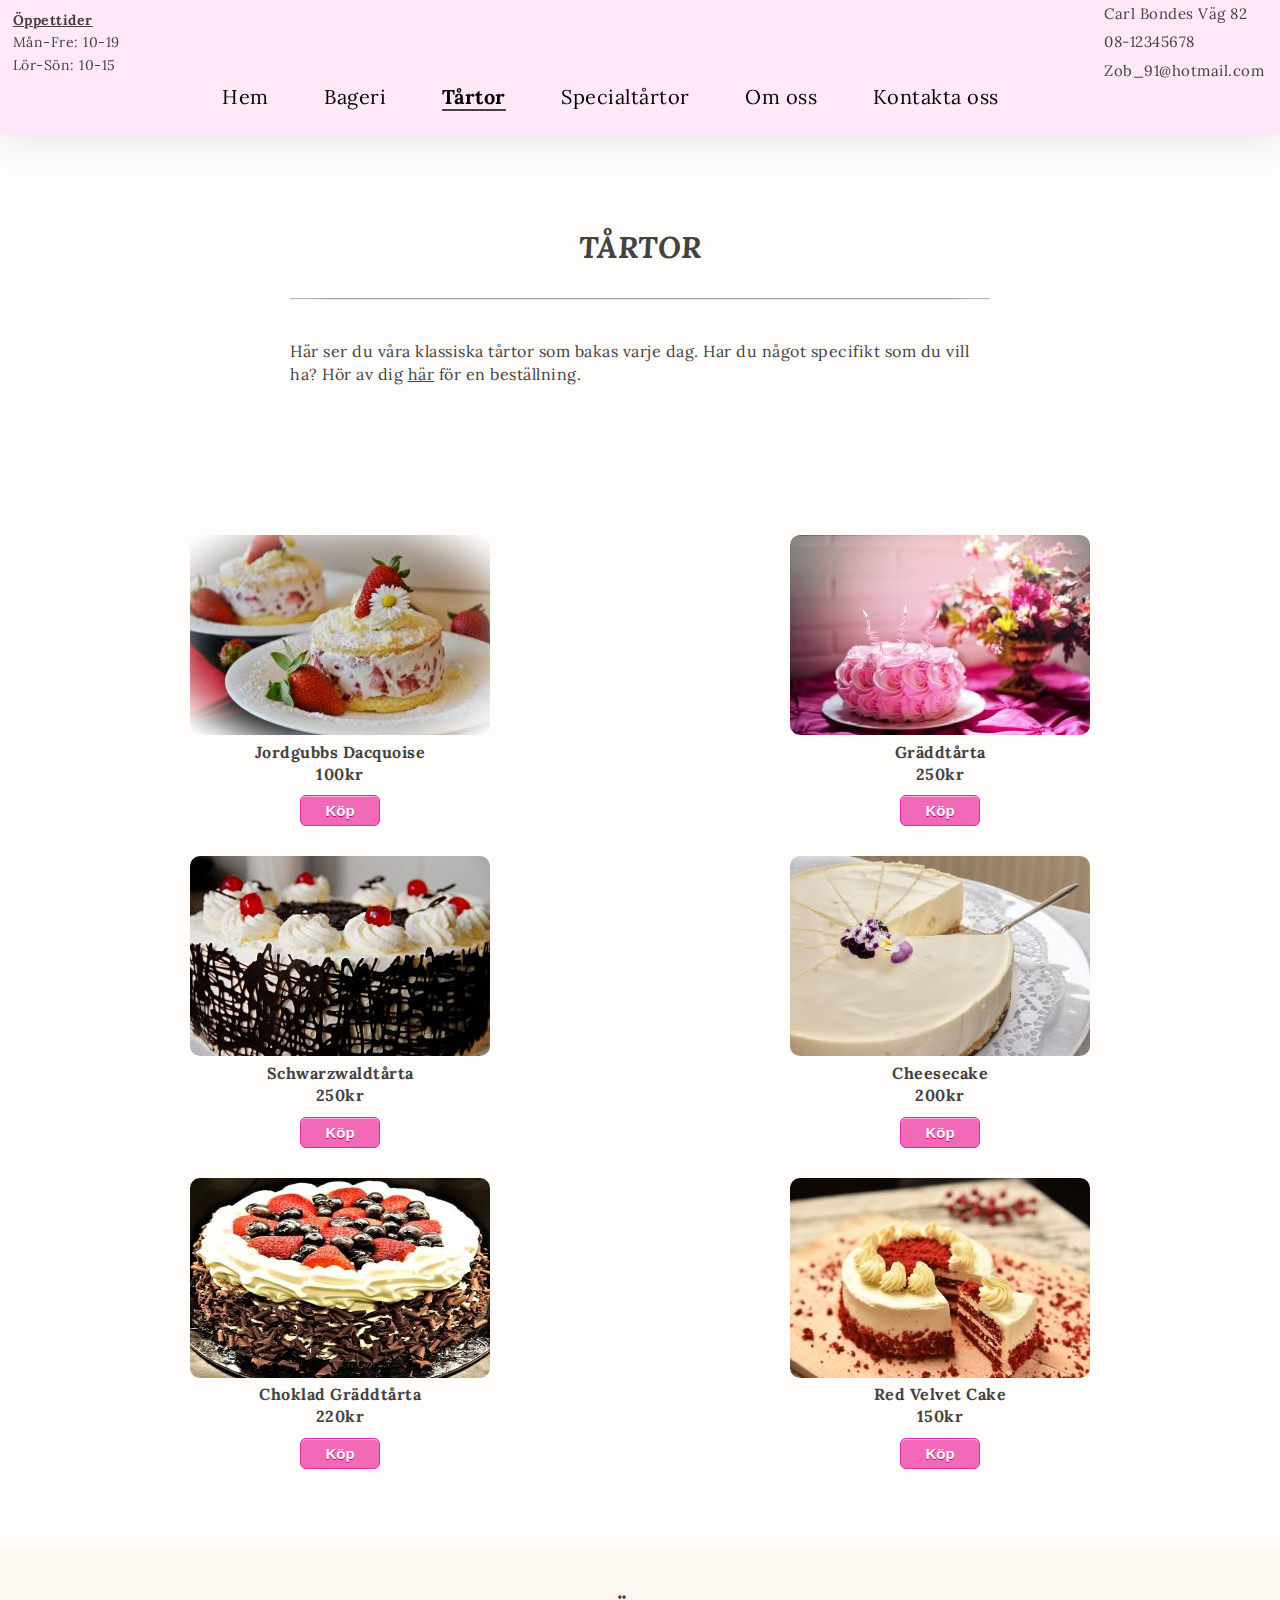
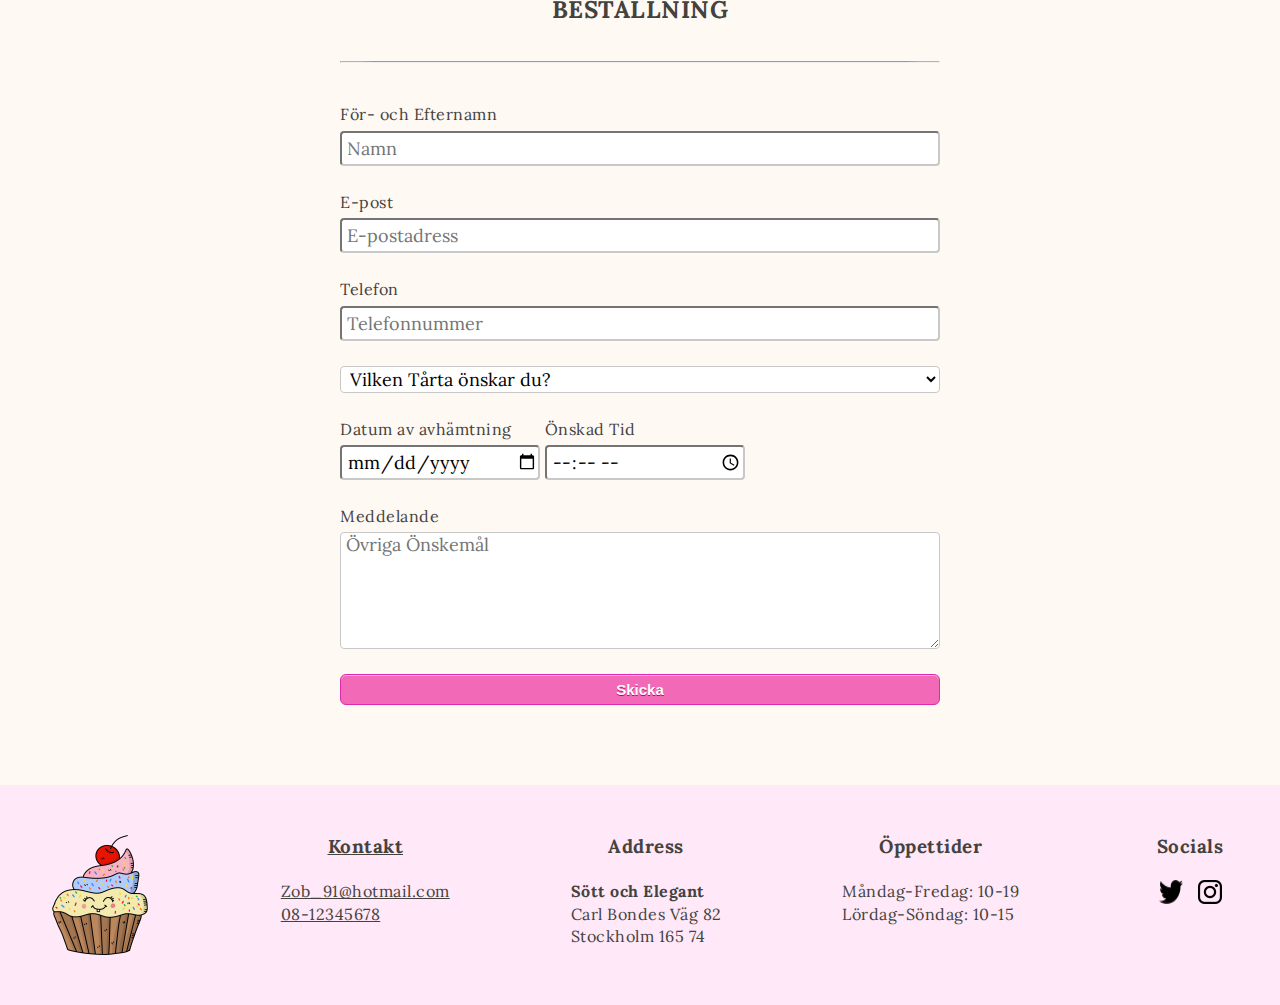
<file: Tårtor.html>
<!DOCTYPE html>
<html lang="sv-SE">

<head>
    <meta charset="UTF-8">
    <meta http-equiv="X-UA-Compatible" content="IE=edge">
    <meta name="viewport" content="width=device-width, initial-scale=1.0">
    <meta name="description" content="Sött och Elegant Konditori">
    <link rel="preconnect" href="https://fonts.googleapis.com">
    <link rel="preconnect" href="https://fonts.gstatic.com" crossorigin>
    <link href="https://fonts.googleapis.com/css2?family=Lora:ital,wght@0,500;1,600&display=swap" rel="stylesheet">
    <link rel="stylesheet" href="style.css">
    <title>Sött och Elegant - Tårtor</title>
</head>

<body>
    <!-- Top page content -->
    <header>
        <div class="flex-container">
            <p class="öppettider">
                <strong>
                    <u>Öppettider</u>
                </strong>
                <br>
                Mån-Fre: 10-19
                <br>
                Lör-Sön: 10-15
            </p>
            <!-- Hamburger toggler -->
            <input class="toggler" type="checkbox" id="toggle">
            <!-- Navbar -->
            <nav>
                <ul class="nav-list">
                    <li><a class="nav-link" href="Index.html">Hem</a></li>
                    <li><a class="nav-link" href="Bageri.html">Bageri</a></li>
                    <li><a class="current" href="Tårtor.html">Tårtor</a></li>
                    <li><a class="nav-link" href="Specialtårtor.html">Specialtårtor</a></li>
                    <li><a class="nav-link" href="Om-oss.html">Om oss</a></li>
                    <li><a class="nav-link" href="Kontakt.html">Kontakta oss</a></li>
                </ul>
            </nav>
            <!--Kontakt headerbar-->
            <div class="kontakt-bar">
                <a href="#">Carl Bondes Väg 82</a>
                <a href="#">08-12345678</a>
                <a href="#">Zob_91@hotmail.com</a>
            </div>
            <!-- Hamburger icon position -->
            <label class="navbar-toggler" for="toggle">
                <span class="bar"></span>
                <span class="bar"></span>
                <span class="bar"></span>
            </label>
        </div>
    </header>
    <!--Spacer for Main-Content-->
    <div class="spacer">&nbsp;</div>
    <!-- Top text Main Page Content -->
    <main>
        <section class="shopping-heading">
            <h1>Tårtor</h1>
            <hr>
            <p>Här ser du våra klassiska tårtor som bakas varje dag. Har du något specifikt som du vill ha? Hör av dig
                <a href="#form-scroll">här</a> för en beställning.
            </p>
        </section>
        <!-- Main page produkt content -->
        <div class="flex-shopping-container">
            <section class="shop-row1">
                <div>
                    <img src="Images/strawberries-1353274_1920.jpg" class="shopping-images" alt="Jordgubbs Dacquoise">
                    <h4>Jordgubbs Dacquoise</h4>
                    <p>100kr</p>
                    <button type="button" class="myButton">Köp</button>
                </div>
                <div>
                    <img src="Images/cake-2338813_1920.jpg" class="shopping-images" alt="Rosa Gräddtårta">
                    <h4>Gräddtårta</h4>
                    <p>250kr</p>
                    <button type="button" class="myButton">Köp</button>
                </div>
            </section>
            <section class="shop-row2">
                <div>
                    <img src="Images/cake-3163117_1920.jpg" class="shopping-images" alt="Schwarzwaldtårta">
                    <h4>Schwarzwaldtårta</h4>
                    <p>250kr</p>
                    <button type="button" class="myButton">Köp</button>
                </div>
                <div>
                    <img src="Images/cakes-4167209_1920.jpg" class="shopping-images" alt="Cheesecake">
                    <h4>Cheesecake</h4>
                    <p>200kr</p>
                    <button type="button" class="myButton">Köp</button>
                </div>
            </section>
            <section class="shop-row3">
                <div>
                    <img src="Images/chocolate-layer-cake-882524_1920.jpg" class="shopping-images"
                        alt="Choklad Gräddtårta">
                    <h4>Choklad Gräddtårta</h4>
                    <p>220kr</p>
                    <button type="button" class="myButton">Köp</button>
                </div>
                <div>
                    <img src="Images/red-velvet-cake-4917734_1920.jpg" class="shopping-images" alt="Red Velvet Tårta">
                    <h4>Red Velvet Cake</h4>
                    <p>150kr</p>
                    <button type="button" class="myButton">Köp</button>
                </div>
            </section>
        </div>
        <!-- Order Form layered -->
        <section class="form-section">
            <div class="form-container" id="form-scroll">
                <h2 class="form-title">Beställning</h2>
                <hr>
                <form>
                    <div class="form-order">
                        <div class="form-input">
                            <label for="namn">För- och Efternamn</label>
                            <input type="text" name="namn" id="namn" placeholder="Namn">
                        </div>
                        <div class="form-input">
                            <label for="email">E-post</label>
                            <input type="email" name="email" id="email" placeholder="E-postadress">
                        </div>
                        <div class="form-input">
                            <label for="tele">Telefon</label>
                            <input type="tel" name="tele" id="tele" placeholder="Telefonnummer">
                        </div>
                        <div class="form-input">
                            <select name="select" id="select">
                                <option value="Välj">Vilken Tårta önskar du?</option>
                                <option value="Princess">Princesstårta</option>
                                <option value="Chokladtårta">Chokladtårta</option>
                                <option value="Jordgubbstårta">Jordgubbstårta</option>
                                <option value="Marängtårta">Marängtårta</option>
                                <option value="Citrontårta">Citrontårta</option>
                                <option value="Gräddtårta">Gräddtårta</option>
                            </select>
                        </div>
                        <div class="form-input" id="form-date">
                            <label for="date">Datum av avhämtning</label>
                            <input type="date" name="date" id="date">
                        </div>
                        <div class="form-input" id="form-time">
                            <label for="time">Önskad Tid</label>
                            <input type="time" name="time" id="time">
                        </div>
                        <div class="form-input">
                            <label for="meddelande">Meddelande</label>
                            <textarea name="meddelande" id="meddelande" cols="25" rows="5"
                                placeholder="Övriga Önskemål"></textarea>
                        </div>
                        <div class="form-submit">
                            <input type="submit" value="Skicka">
                        </div>
                    </div>
                </form>
            </div>
        </section>
    </main>
    <footer>
        <div class="footer-container">
            <img src="Images/cupcake-4064405_1920.png" alt="Cupcake logo" style="width: 12rem; height: 12rem">
            <div class="footer-kontakt">
                <h3><a href="Kontakt.html">Kontakt</a></h3>
                <br>
                <p><a href="#">Zob_91@hotmail.com</a></p>
                <p><a href="#"> 08-12345678</a></p>
                <br>
            </div>
            <div class="footer-adress">
                <h3>Address</h3>
                <br>
                <h4>Sött och Elegant</h4>
                <p>Carl Bondes Väg 82</p>
                <p>Stockholm 165 74</p>
            </div>
            <div class="Footer-tider">
                <h3>Öppettider</h3>
                <br>
                <p>Måndag-Fredag: 10-19</p>
                <p>Lördag-Söndag: 10-15</p>
            </div>
            <div class="socials">
                <h3>Socials</h3>
                <br>
                <div class="logos">
                    <div class="twitter">
                        <a href="#"><img src="Images/2021-Twitter-logo-black.png" alt="Twitter logo" style="width: 2.4rem; height: 2.4rem" id="twitter"></a>
                    </div>
                    <div class="instagram">
                        <a href="#"><img src="Images/instagram-logo.png" alt="Instagram logo" style="width: 2.4rem; height: 2.4rem" id="instagram"></a>
                    </div>
                </div>
            </div>
        </div>
    </footer>
</body>

</html>
</file>
<file: style.css>
/* Universal Structure */

html {
    -webkit-box-sizing: border-box;
    -moz-box-sizing: border-box;
    box-sizing: border-box;
    font-size: 62.5%;
    width: 100%;
    scroll-behavior: smooth;
}

*,*:before,*:after {
    box-sizing: inherit;
    margin: 0;
    padding: 0;
    outline: 0;
}

body {
    font-size: 1.6rem;
    font-family: 'Lora', serif;
    color: #44423f;
    background-color: #fffdfb;
    line-height: 1.4em;
    letter-spacing: 0.5px;
}

/* General Header + Navbar Content Sizes and Positions */

header {
    position: fixed;
    width: 100%;
    background-color: #ffe8f7;
    box-shadow: 0 0 40px rgba(0, 0, 0, .12);
}

.flex-container {
    max-width: 98%;
    align-items: center;
    margin: 0 auto;
    display: flex;
    justify-content: space-between;

}

li a {
    text-decoration: none;
    color: #44423f;
}

a {
    color:#44423f;
}

.öppettider {
    padding-bottom: 5rem;
    font-size: 1.4rem;
}
/* Navbar content */
nav {
    padding-top: 6rem;
    text-align: center;
    font-size: 2rem;
}

nav li {
    display: inline;
    padding: 2.5rem;
}

.nav-list a {
    color: black;
    position: relative;
    transition: all 0.3s;
    border-bottom: 3px solid transparent;
    border-radius: 1px;
}

/* Underline + Bold Navbar hovering effects */

.nav-list a:hover {
    font-size: 2.2rem;
    border-bottom: 2px solid #44423f;
    border-radius: 1px;
}

.nav-list a.current {
    font-weight: bold;
    border-bottom: 2px solid #44423f;
    border-radius: 1px;
}

/*Mobile Navbar Toggler*/

.navbar-toggler {
    display: none;
    height: min-content;
    padding-right: 2.5rem;
    cursor: pointer;
}

.navbar-toggler .bar {
    width: 2.8rem;
    height: 2px;
    margin-bottom: 0.5rem;
    background: black;
    border-radius: 10%;
}

/* hide the input */

.toggler {
    display: none;
}

input:checked ~ nav .nav-list {
    transform: translateY(0);
}

/* Kontakt Bar */
.kontakt-bar {
    display: grid;
    padding-bottom: 5rem;
    text-align: right;
    font-size: 1.5rem;
}

.kontakt-bar a {
    text-align: left;
    padding: 0.3rem;
    text-decoration: none;
    color: #44423f;
}

/* Spacer */
.spacer {
    width: 100%;
    height: 136px;
}

/* Main-index Content Section */

.index-container {
    text-align: center;
}

/* Main-Index Content Background image and Font */

.background-image {
    background-color: #074f57;
    background-image: url("Images/coffee-4205091_1280.jpg");
    background-repeat: no-repeat;
    background-size: cover;
    background-position: center center;
    padding-top: 5rem;
    padding-bottom: 70rem;
}

.background-image h2, .background-image h3 {
    font-size: 5rem;
    font-style: italic;
    padding: 1.5rem;
    color: white;
    text-shadow: 1px 1px 2px black;
    text-transform: uppercase;
}

.background-image h3 {
    font-size: 3rem;
}
/* Main-Index content Mid Section */

h1 {
    text-transform: uppercase;
}

.hem-main-mid {
    padding-top: 10rem;
}

/* Text Content HR line */

.hr-main-mid, hr {
    max-width: 70rem;
    margin: 0 auto;
    margin-top: 4rem;
    margin-bottom: 4rem;
    border-radius: 20%;
}

/* Bottom Main-Index Content and Images */

.hem-main-bottom {
    margin-top: 6rem;
    padding-top: 4rem;
    background-color: #fff9f3;
}

.main-bottom-image {
    display: flex;
    flex-wrap: wrap;
    justify-content: center;
    margin-top: 2rem;
    margin-bottom: 1rem;
}

.main-bottom-image img {
    border-radius: 10px;
    max-width: 100%;
}

/* Shopping-Heading top Content Section */

.shopping-heading {
    margin: 10rem auto 0;
    width: 70rem;
    max-width: 98%;
}

.shopping-heading h1 {
    font-style: italic;
    font-size: 3rem;
    text-align: center;
}

/* Bageri, Tårtor, Specialtårtor Main Content Section */

.flex-shopping-container {
    padding-top: 15rem;
    padding-bottom: 5rem;
    width: 120rem;
    max-width: 98%;
    margin: 0 auto;
    text-align: center;
}

/* Image scaling, positioning and border radius for images */
.shopping-images {
    border-radius: 10px;
    max-width: 100%;
}

.shop-row1, .shop-row2, .shop-row3 {
    display: flex;
    font-weight: bold;
    flex-wrap: wrap;
    justify-content: space-around;
    padding-bottom: 3rem;
}

/* Om oss main content page */

.omoss-main {
    padding-top: 15rem;
}

/* Flex Container for Om oss page */

.omoss-container {
    display: flex;
    justify-content:space-around;
    flex-wrap: wrap;
    gap: 1.5rem;
    width: 110rem;
    max-width: 98%;
    margin: 0 auto;
}

/* Image scaling and margin so images stay in line with their texts */

.omoss-image img {
    margin-top: 5rem;
    max-width: 98%;
    border-radius: 10%;
}

.omoss-textbox {
    width: 50rem;
}

.omoss-textbox h2 {
    text-align: center;
    margin-bottom: 2rem;
}

#omoss-main3 {
    padding-bottom: 10rem;
}

/* Form Section color and Positioning */
.form-section {
    padding-top: 5rem;
    padding-bottom: 8rem;
    background-color: #fff9f3;
}

/* form Container styling and positioning inside section */

.form-container {
    width: 60rem;
    max-width: 98%;
    margin: 0px auto;
}

.form-container .form-title {
    text-align: center;
    text-transform: uppercase;
    margin-bottom: 2.7rem;
}

.form-container .form-order .form-input {
    display: flex;
    flex-wrap: wrap;
    align-items: center;
    margin-bottom: 1.5rem;
}

.form-container .form-order .form-input label {
    margin-bottom: 0.5rem;
}

.form-container .form-order .form-input input, textarea, select {
    width: 100%;
    margin-bottom: 1rem;
    font-size: 1.8rem;
    background-color: #ffffff;
    border-radius: 4px;
    padding-left: 0.5rem;
    border-color: rgb(201, 200, 200);
    font-family: 'Lora', serif;
}

/* Inline-flex so that they are in the same line when not in mobile */

#date, #time {
    width: 20rem;
}

#form-date, #form-time {
    display: inline-flex;
    width: 20rem;
    max-width: 98%;
}

/* input height without affecting textarea height */

.form-container .form-order .form-input input {
    height: 3.5rem;
}

/* Form Submit Button */

.form-submit input {
    width: 100%;
    box-shadow:inset 0px 1px 0px 0px #fbafe3;
	background-color:#f26ab7;
	border-radius:6px;
	border:1px solid #de2aae;
	cursor:pointer;
	color:#ffffff;
	font-family:Arial;
	font-size:1.5rem;
	font-weight:bold;
	padding:0.6rem 2.4rem;
	text-decoration:none;
	text-shadow:0px 1px 0px #c70067;
}

.form-submit input:hover {
    background-color:#d164a5;
}

.form-submit input:active {
    position:relative;
	top:1px;
}

#observera {
    font-size: 1.8rem;
    font-weight: bold;
    margin-bottom: 2rem;
}

/* Kontakt main page content */

.kontakt-section {
    padding-top: 10rem;
    padding-bottom: 10rem;
    background-color: #fff9f3;
}

.kontakt-container {
    display: flex;
    justify-content: space-around;
    width: 140rem;
    gap: 2rem;
    max-width: 98%;
    margin: 0 auto;
}

.kontakt-left, .kontakt-right {
    width: 40rem;
}

.kontakt-left h3 {
    margin-bottom: 3rem;
}

#kontakt-left-text {
    padding-bottom: 3.5rem;
}

.kontakt-form {
    padding-top: 3rem;
}

.kontakt-input {
    padding-bottom: 2rem;
}

.kontakt-input input {
    border-radius: 5px;
    background-color: #ffffff;
    border: 1px solid gray;
    padding-left: 0.5rem;
    font-size: 1.8rem;
    width: 100%;
    height: 3.5rem;
}

/* Shopping Button Styling */ 

.myButton {
	box-shadow:inset 0px 1px 0px 0px #fbafe3;
	background-color:#f26ab7;
	border-radius:6px;
	border:1px solid #de2aae;
	cursor:pointer;
	color:#ffffff;
	font-family:Arial;
	font-size:1.5rem;
	font-weight:bold;
	padding:0.6rem 2.4rem;
	text-decoration:none;
	text-shadow:0px 1px 0px #c70067;
}
.myButton:hover {
	background-color:#d164a5;
}
.myButton:active {
	position:relative;
	top:1px;
}

/* Button line spacing */

button {
    margin-top: 1rem;
}


/* Footer Section + Logos */

footer {
    padding-top: 5rem;
    background-color: #ffe8f7;
}

.footer-container {
    display: flex;
    flex-wrap: wrap;
    justify-content: space-between;
    padding-bottom: 5rem;
    width: 120rem;
    max-width: 95%;
    margin: 0 auto;
}

.footer-container h3 {
    text-align: center;
}

.footer-kontakt a {
    color: #44423f;
}

/* better spacing of the logos and centered */

.socials {
    width: 10rem;
}

.logos {
    display: flex;
    flex-wrap: wrap;
    gap: 1.5rem;
    justify-content: center;
}

/* Change navbar to hamburger menu, Sizes for Mobile */
@media (max-width: 1100px) {

    .öppettider, .kontakt-bar {
        display: none;
    }

    body {
        font-size: 1.5rem;
    }

    h1, h2, h3 {
        line-height: 1.2em;
    }

    .nav-list a:hover {
        font-size: 1.7rem;
    }

    nav li {
        border-bottom: 1px solid grey;
        padding: 0;
        font-size: 1.6rem;
    }

    nav .nav-list {
        display: grid;
        position: absolute;
        background: #ffe8f7;
        width: 100%;
        top: 6.1rem;
        left: 0;
        transform: translateY(-114%);
        transition: 0.6s;
        z-index: 1;
    }

    .spacer {
        height: 6.1rem;
    }

    .nav-list li a {
        display: block;
        padding: 2.5rem;
    }

    .navbar-toggler {
        display: grid !important;
    }

    .background-image h2, .background-image h3 {
        font-size: 3.5rem;
        padding: 1rem;
        color: white;
    }

    .background-image h3 {
        font-size: 2rem;
    }

    .hem-main-mid {
        max-width: 95%;
        margin: 0 auto;
    }
}

/* Footer positions and Logos for lower res */

@media (max-width: 550px) {
    .omoss-textbox h2 {
        font-size: 1.8rem;
    }
    
    .footer-container, .footer-container a {
        display: grid;
        justify-content: center;
        gap: 2rem;
    }

    /* changes it to grid aswell as giving it a gap so they are not stuck together */

    .shop-row1, .shop-row2, .shop-row3 {
        display: grid;
        justify-content: center;
        gap: 2.5rem;
    }

    /* to align image more centered */

    .footer-container img {
        margin: 0 auto;
    }

    /* align socials center during format */

    .socials {
        margin-left: 3.5rem;
    }

    /* kontakt form flex wrap so they are in a vertical line and bigger gap */

    .kontakt-container {
        flex-wrap: wrap;
        gap: 4rem;
    }

    /* To make Heading centered during this format */

    .kontakt-left h3, .kontakt-right h3 {
        text-align: center;
    }

    /* A border and padding to create spacing inbetween */

    .kontakt-left {
        border-bottom: 1px solid;
        padding-bottom: 5rem;
    }
}
</file>
